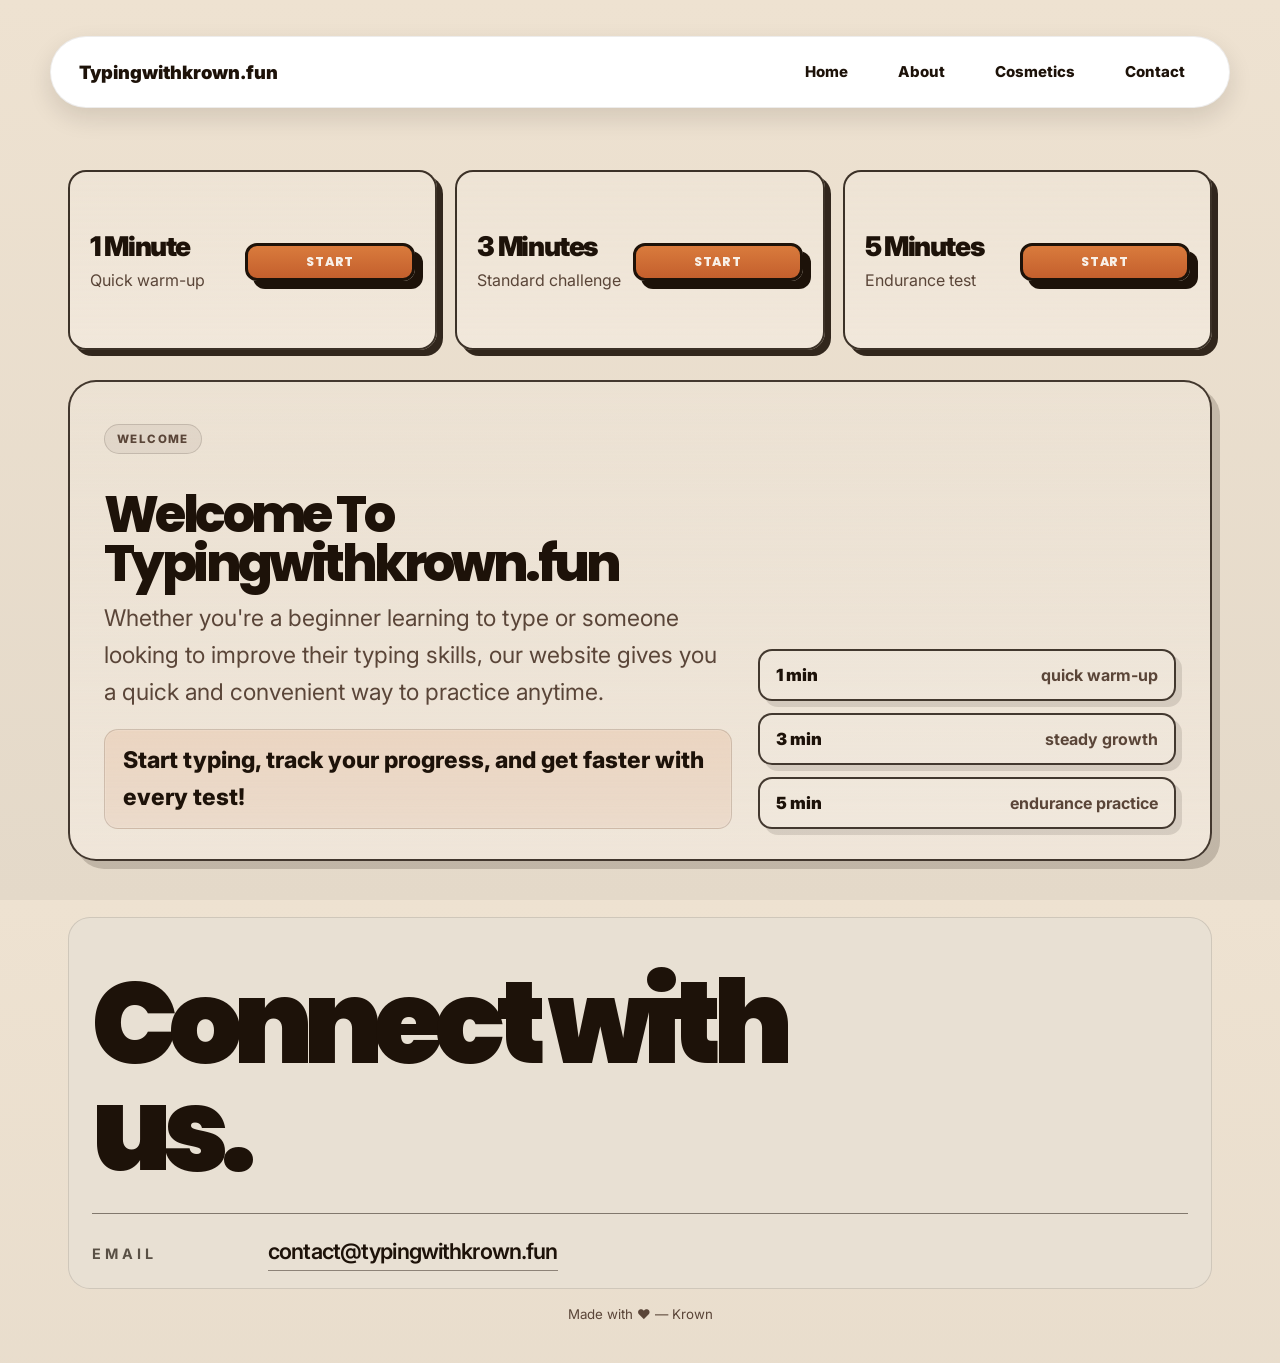
<file: index.html>
<!doctype html>
<html lang="en">
<head>
  <meta charset="utf-8" />
  <meta name="viewport" content="width=device-width,initial-scale=1" />
  <title>Typingwithkrown.fun — Typing Test</title>
  <link rel="stylesheet" href="styles.css">
  <link href="https://fonts.googleapis.com/css2?family=Poppins:wght@400;600;800&family=Inter:wght@400;600&display=swap" rel="stylesheet">
</head>
<body id="top">
  <nav class="capsule-nav" aria-label="Main navigation">
    <div class="logo">Typingwithkrown.fun</div>
    <div class="nav">
      <a href="#top">Home</a>
      <a href="#welcome">About</a>
      <a href="cosmetics.html">Cosmetics</a>
      <a href="#connect">Contact</a>
    </div>
  </nav>

  <main class="container content">
    <section class="cards-row">
      <div class="cards">
        <div class="card" data-min="1">
          <div class="card-inner">
            <div class="card-title">1 Minute</div>
            <div class="card-desc">Quick warm-up</div>
          </div>
          <div class="card-actions">
              <button class="card-start primary" data-min="1" aria-label="Start 1 minute test">START</button>
          </div>
        </div>

        <div class="card" data-min="3">
          <div class="card-inner">
            <div class="card-title">3 Minutes</div>
            <div class="card-desc">Standard challenge</div>
          </div>
          <div class="card-actions">
            <button class="card-start primary" data-min="3" aria-label="Start 3 minute test">START</button>
          </div>
        </div>

        <div class="card" data-min="5">
          <div class="card-inner">
            <div class="card-title">5 Minutes</div>
            <div class="card-desc">Endurance test</div>
          </div>
          <div class="card-actions">
            <button class="card-start primary" data-min="5" aria-label="Start 5 minute test">START</button>
          </div>
        </div>
      </div>
    </section>

    <section id="welcome" class="welcome-block" aria-labelledby="welcome-title">
      <div class="welcome-badge">Welcome</div>
      <div class="welcome-layout">
        <div class="welcome-copy">
          <h1 id="welcome-title">Welcome To Typingwithkrown.fun</h1>
          <p>
            Whether you're a beginner learning to type or someone looking to improve their typing skills,
            our website gives you a quick and convenient way to practice anytime.
          </p>
          <p class="welcome-highlight">Start typing, track your progress, and get faster with every test!</p>
        </div>

        <div class="welcome-features" aria-label="Typing features overview">
          <div class="feature-pill"><span>1 min</span> quick warm-up</div>
          <div class="feature-pill"><span>3 min</span> steady growth</div>
          <div class="feature-pill"><span>5 min</span> endurance practice</div>
        </div>
      </div>
    </section>

    <section id="connect" class="connect-section" aria-label="Connect with us">
      <h2>Connect with<br>us.</h2>
      <div class="connect-divider"></div>
      <div class="connect-row">
        <span class="connect-label">EMAIL</span>
        <a href="mailto:contact@typingwithkrown.fun">contact@typingwithkrown.fun</a>
      </div>
    </section>

    <footer>
      <small>Made with ❤️ — Krown</small>
    </footer>
  </main>  <script src="index.js"></script>
</body>
</html>
</file>
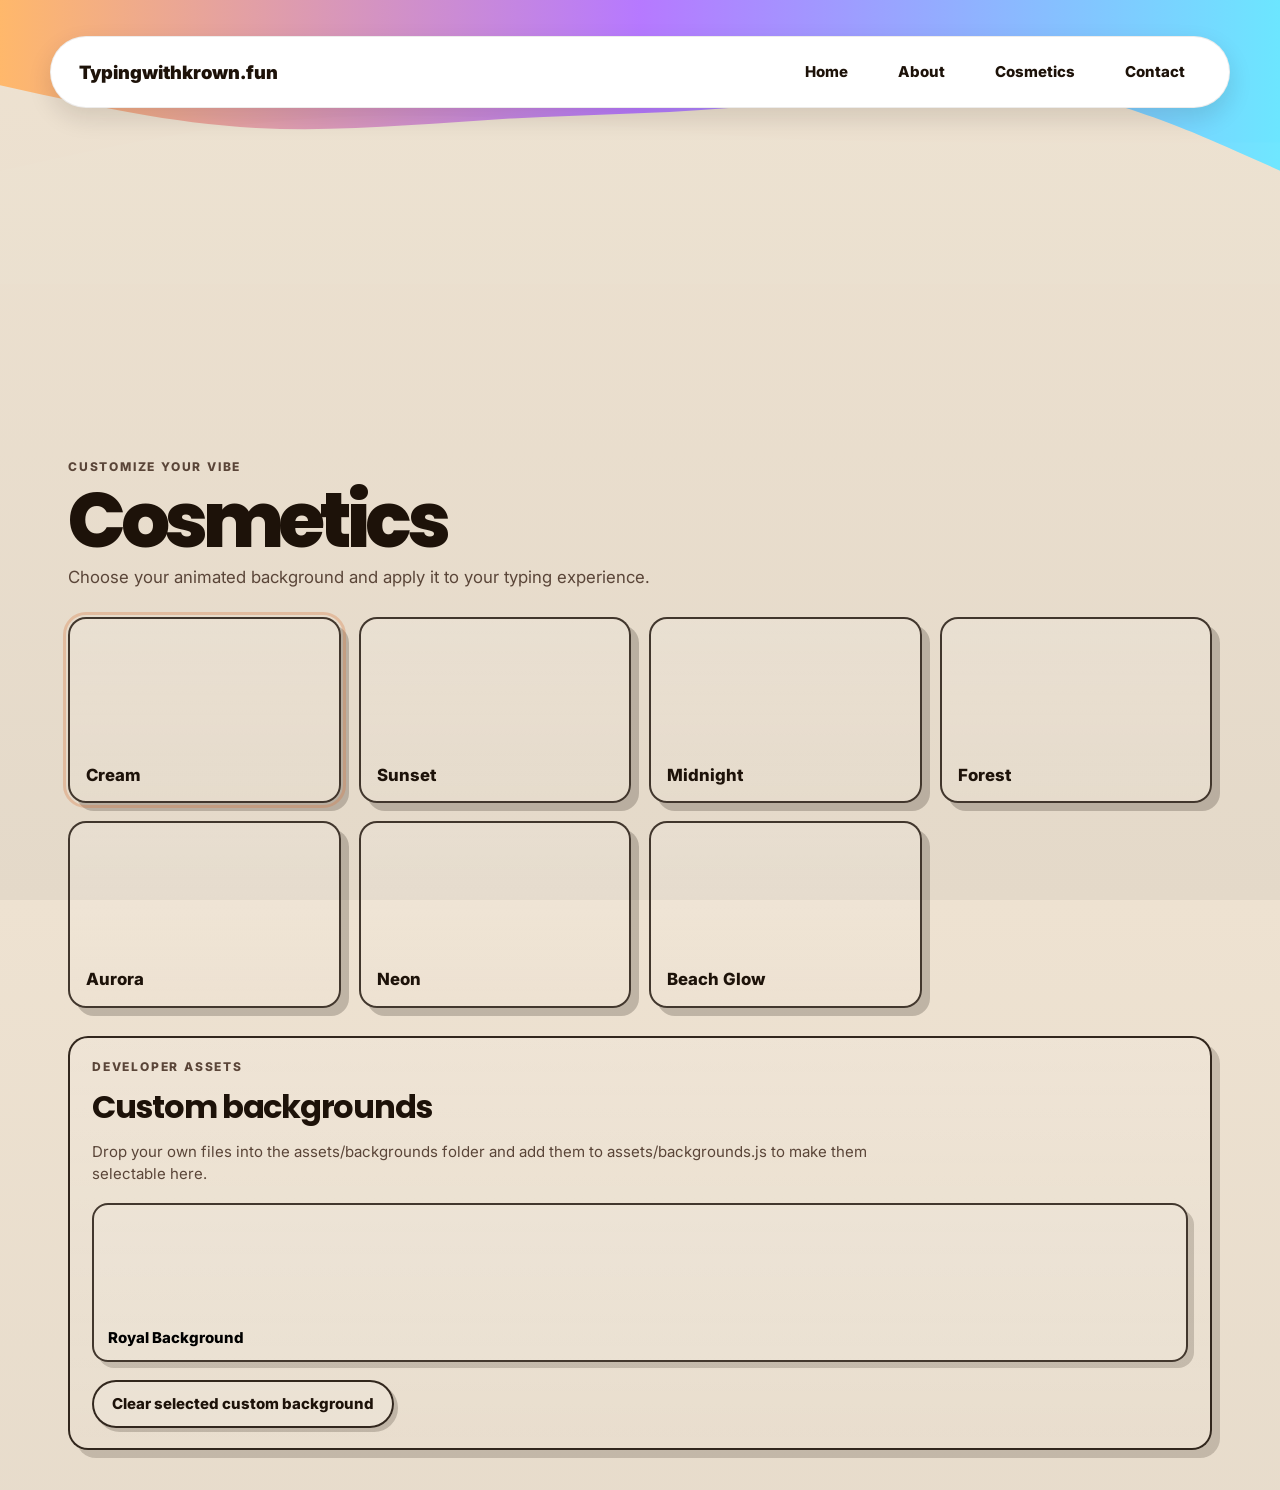
<file: cosmetics.html>
<!doctype html>
<html lang="en">
<head>
  <meta charset="utf-8" />
  <meta name="viewport" content="width=device-width, initial-scale=1" />
  <title>Cosmetics — Typingwithkrown.fun</title>
  <link rel="stylesheet" href="styles.css">
  <link href="https://fonts.googleapis.com/css2?family=Poppins:wght@400;600;800&family=Inter:wght@400;600;700;800&display=swap" rel="stylesheet">
</head>
<body>
  <div class="hero-bg" aria-hidden="true">
    <svg class="hero-svg" viewBox="0 0 1440 320" preserveAspectRatio="none" xmlns="http://www.w3.org/2000/svg">
      <defs>
        <linearGradient id="g1" x1="0" x2="1">
          <stop offset="0%" stop-color="#ffb86b"/>
          <stop offset="50%" stop-color="#b679ff"/>
          <stop offset="100%" stop-color="#6ce6ff"/>
        </linearGradient>
      </defs>
      <g class="ribbon ribbon-1">
        <path fill="url(#g1)" d="M0,96L48,106.7C96,117,192,139,288,144C384,149,480,139,576,133.3C672,128,768,128,864,117.3C960,107,1056,85,1152,96C1248,107,1344,149,1392,170.7L1440,192L1440,0L1392,0C1344,0,1248,0,1152,0C1056,0,960,0,864,0C768,0,672,0,576,0C480,0,384,0,288,0C192,0,96,0,48,0L0,0Z"></path>
      </g>
      <g class="ribbon ribbon-2">
        <path fill="rgba(255,255,255,0.02)" d="M0,192L48,181.3C96,171,192,149,288,138.7C384,128,480,128,576,133.3C672,139,768,149,864,154.7C960,160,1056,160,1152,160C1248,160,1344,160,1392,160L1440,160L1440,320L1392,320C1344,320,1248,320,1152,320C1056,320,960,320,864,320C768,320,672,320,576,320C480,320,384,320,288,320C192,320,96,320,48,320L0,320Z"></path>
      </g>
    </svg>
  </div>

  <nav class="capsule-nav" aria-label="Main navigation">
    <div class="logo">Typingwithkrown.fun</div>
    <div class="nav">
      <a href="index.html">Home</a>
      <a href="#">About</a>
      <a href="cosmetics.html">Cosmetics</a>
      <a href="index.html#connect">Contact</a>
    </div>
  </nav>

  <main class="container content cosmetics-page">
    <section class="cosmetics-header-block">
      <p class="eyebrow">Customize your vibe</p>
      <h1>Cosmetics</h1>
      <p class="lead">Choose your animated background and apply it to your typing experience.</p>
    </section>

    <section class="cosmetics-grid" aria-label="Background selections">
      <button class="cosmetic-card is-active" data-theme="cream" type="button">
        <span class="card-preview preview-cream"></span>
        <span class="card-name">Cream</span>
      </button>
      <button class="cosmetic-card" data-theme="sunset" type="button">
        <span class="card-preview preview-sunset"></span>
        <span class="card-name">Sunset</span>
      </button>
      <button class="cosmetic-card" data-theme="midnight" type="button">
        <span class="card-preview preview-midnight"></span>
        <span class="card-name">Midnight</span>
      </button>
      <button class="cosmetic-card" data-theme="forest" type="button">
        <span class="card-preview preview-forest"></span>
        <span class="card-name">Forest</span>
      </button>
      <button class="cosmetic-card" data-theme="aurora" type="button">
        <span class="card-preview preview-aurora"></span>
        <span class="card-name">Aurora</span>
      </button>
      <button class="cosmetic-card" data-theme="neon" type="button">
        <span class="card-preview preview-neon"></span>
        <span class="card-name">Neon</span>
      </button>
      <button class="cosmetic-card" data-theme="beach" type="button">
        <span class="card-preview preview-beach"></span>
        <span class="card-name">Beach Glow</span>
      </button>
    </section>

    <section class="custom-bg-panel" aria-label="Custom background assets">
      <div class="custom-bg-header">
        <p class="eyebrow">Developer assets</p>
        <h2>Custom backgrounds</h2>
      </div>
      <p class="custom-bg-note">Drop your own files into the assets/backgrounds folder and add them to assets/backgrounds.js to make them selectable here.</p>
      <div id="customAssetList" class="custom-asset-list" aria-live="polite"></div>
      <button id="clearCustomBg" class="secondary-button" type="button">Clear selected custom background</button>
    </section>
  </main>

  <script src="assets/backgrounds.js"></script>
  <script src="cosmetics.js"></script>
</body>
</html>
</file>
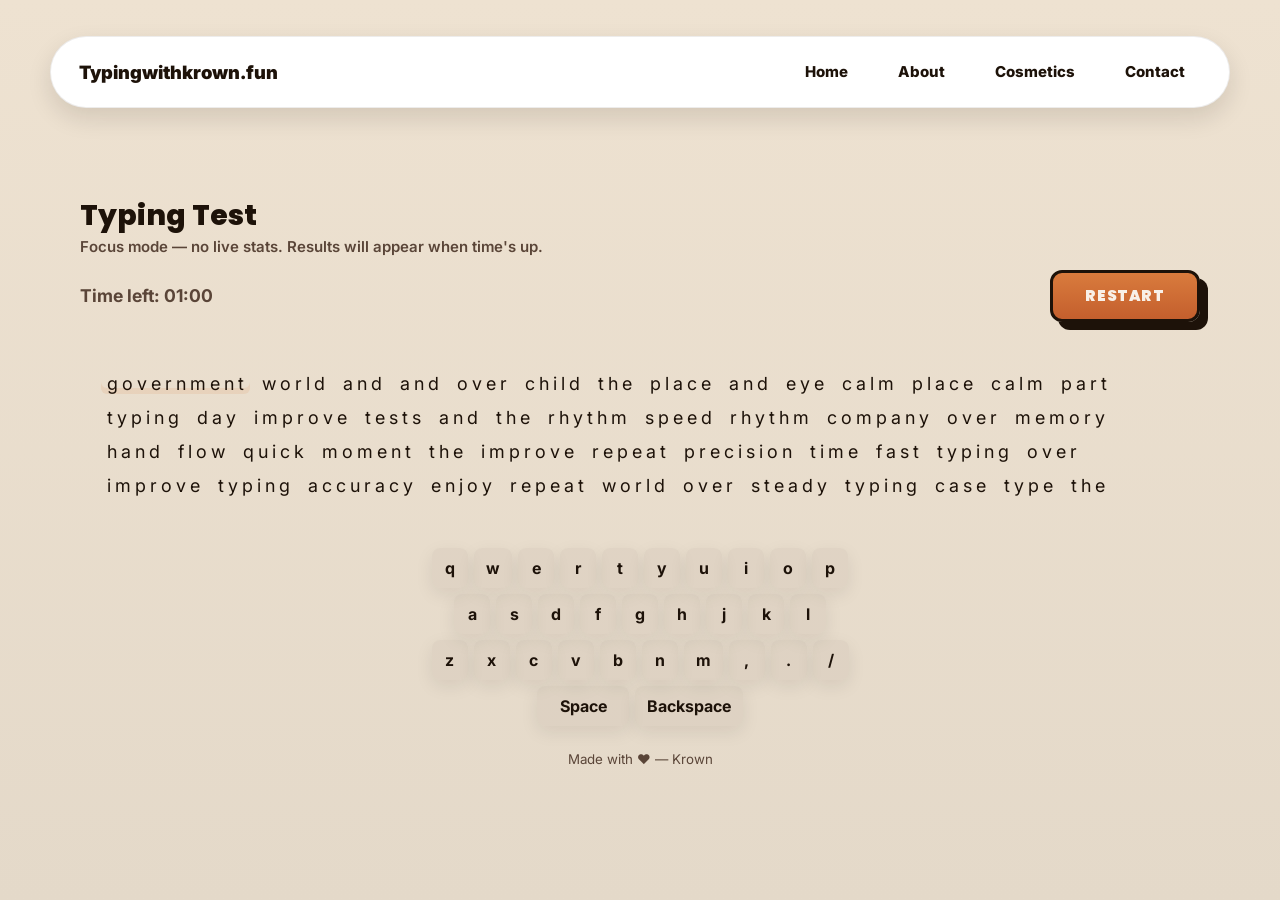
<file: test.html>
<!doctype html>
<html lang="en">
<head>
  <meta charset="utf-8" />
  <meta name="viewport" content="width=device-width,initial-scale=1" />
  <title>Typing Test — Typingwithkrown.fun</title>
  <link rel="stylesheet" href="styles.css">
  <link href="https://fonts.googleapis.com/css2?family=Poppins:wght@400;600;800&family=Inter:wght@400;600&display=swap" rel="stylesheet">
</head>
<body>
  <nav class="capsule-nav" aria-label="Main navigation">
    <div class="logo">Typingwithkrown.fun</div>
    <div class="nav">
      <a href="index.html">Home</a>
      <a href="#">About</a>
      <a href="cosmetics.html">Cosmetics</a>
      <a href="index.html#connect">Contact</a>
    </div>
  </nav>

  <main class="container content test-page">
    <header>
      <h1>Typing Test</h1>
      <p class="tag">Focus mode — no live stats. Results will appear when time's up.</p>
    </header>

    <section class="test-top">
      <div class="timer">Time left: <strong id="time" aria-live="polite">00:00</strong></div>
      <div class="controls-top">
        <button id="restartBtn" class="ghost" aria-label="Restart test">Restart</button>
      </div>
    </section>

    <section class="test-area">
      <div id="textDisplay" class="text-display" aria-live="polite" tabindex="0"></div>
      <!-- Hidden textarea for input capture (no visible box) -->
      <textarea id="input" class="visually-hidden-input" aria-label="Typing input" autocomplete="off" autocorrect="off" autocapitalize="off" spellcheck="false"></textarea>
    </section>

    <div class="keyboard-space" aria-hidden="true"></div>
    <section class="on-screen-keyboard">
      <div id="onScreenKeyboard" class="keyboard" aria-hidden="true"></div>
    </section>

    <footer>
      <small>Made with ❤️ — Krown</small>
    </footer>
  </main>

  <!-- Result popup card -->
  <div id="resultCard" class="results-card" hidden role="dialog" aria-modal="true" aria-labelledby="resultTitle">
    <div class="results-card-inner">
      <h2 id="resultTitle">Test Complete</h2>
      <p>WPM: <strong id="finalWpm">0</strong></p>
      <p>Accuracy: <strong id="finalAcc">0%</strong></p>
      <p>Characters typed: <strong id="finalChars">0</strong></p>
      <div id="resultReaction" class="result-reaction" aria-live="polite">🎉</div>
      <div id="resultStars" class="result-stars" aria-label="Result rating"></div>
      <div class="results-actions">
        <button id="retryBtn" class="primary">Try again</button>
        <a href="index.html" class="result-home">Back to Home</a>
      </div>
    </div>
  </div>

  <script src="test.js"></script>
</body>
</html>
</file>
<file: styles.css>
/* Playful & colorful site styles — refined typography & color system */
:root{
  /* Warm cream + nutmeg palette for the whole site */
  --bg-1: #eee2d1;
  --bg-2: #e4d9c9;
  --muted: #5a4538;
  --accent-a: #d5783e;
  --accent-b: #b85d2d;
  --accent-c: #8b4b2d;
  --glass: rgba(29,18,9,0.04);
  --text: #1d1209;
  --panel: #f5efe7;
  --panel-strong: #efe4d3;
  --line: rgba(29,18,9,0.2);
  --surface: rgba(255,255,255,0.16);
  --surface-strong: rgba(244,235,224,0.7);
  --bg-blob-1: rgba(212, 127, 102, 0.38);
  --bg-blob-2: rgba(130, 109, 255, 0.32);
  --bg-blob-3: rgba(98, 201, 255, 0.28);

  --container-padding: 40px;
  --radius: 12px;
  --shadow-1: 0 8px 24px rgba(29,18,9,0.12);
}
body[data-page="test"][data-theme="sunset"]{
  --bg-1: #f7d4b3;
  --bg-2: #ebb7a6;
  --muted: #5e3b2c;
  --accent-a: #f28451;
  --accent-b: #d85a46;
  --accent-c: #9e3a38;
  --text: #2a150d;
  --panel: #fff2e8;
  --panel-strong: #f7d8c6;
  --surface: rgba(255,255,255,0.18);
  --surface-strong: rgba(255,244,236,0.72);
  --bg-blob-1: rgba(255, 136, 90, 0.42);
  --bg-blob-2: rgba(220, 118, 200, 0.35);
  --bg-blob-3: rgba(87, 184, 255, 0.30);
  background: linear-gradient(180deg, #f7d4b3 0%, #ebb7a6 100%);
}
body[data-page="test"][data-theme="midnight"]{
  --bg-1: #0d1322;
  --bg-2: #1b2438;
  --muted: #c4cfe2;
  --accent-a: #7ee2d4;
  --accent-b: #7ca8ff;
  --accent-c: #8e72ff;
  --text: #edf3ff;
  --panel: rgba(17,24,39,0.7);
  --panel-strong: rgba(23,32,52,0.82);
  --surface: rgba(255,255,255,0.05);
  --surface-strong: rgba(124,168,255,0.12);
  --bg-blob-1: rgba(98, 210, 255, 0.38);
  --bg-blob-2: rgba(163, 112, 255, 0.38);
  --bg-blob-3: rgba(64, 109, 255, 0.26);
  background: linear-gradient(180deg, #0d1322 0%, #1b2438 100%);
}
body[data-page="test"][data-theme="forest"]{
  --bg-1: #dfe7d4;
  --bg-2: #bfd2b2;
  --muted: #314d35;
  --accent-a: #d6a252;
  --accent-b: #4a9a6d;
  --accent-c: #436d48;
  --text: #172a1f;
  --panel: #edf6e9;
  --panel-strong: #dfeedc;
  --surface: rgba(255,255,255,0.18);
  --surface-strong: rgba(223,238,220,0.7);
  --bg-blob-1: rgba(91, 165, 117, 0.35);
  --bg-blob-2: rgba(201, 196, 111, 0.28);
  --bg-blob-3: rgba(127, 214, 201, 0.32);
  background: linear-gradient(180deg, #dfe7d4 0%, #bfd2b2 100%);
}
body[data-page="test"][data-theme="aurora"]{
  --bg-1: #061b1d;
  --bg-2: #0e2e2b;
  --muted: #d0f4ea;
  --accent-a: #62f0d0;
  --accent-b: #7a9cff;
  --accent-c: #e495ff;
  --text: #ebfffb;
  --panel: rgba(10, 25, 29, 0.72);
  --panel-strong: rgba(13, 35, 38, 0.86);
  --surface: rgba(255,255,255,0.08);
  --surface-strong: rgba(126,244,214,0.12);
  --bg-blob-1: rgba(98, 240, 208, 0.42);
  --bg-blob-2: rgba(122, 156, 255, 0.38);
  --bg-blob-3: rgba(228, 149, 255, 0.28);
  background: linear-gradient(180deg, #041a1d 0%, #0b2f30 32%, #111f38 100%);
}
body[data-page="test"][data-theme="neon"]{
  --bg-1: #13081f;
  --bg-2: #1f1032;
  --muted: #f0d7ff;
  --accent-a: #ff5ec4;
  --accent-b: #6de0ff;
  --accent-c: #ffd86a;
  --text: #fff7ff;
  --panel: rgba(25, 13, 36, 0.7);
  --panel-strong: rgba(39, 18, 54, 0.82);
  --surface: rgba(255,255,255,0.08);
  --surface-strong: rgba(109,224,255,0.12);
  --bg-blob-1: rgba(255, 94, 196, 0.42);
  --bg-blob-2: rgba(109, 224, 255, 0.38);
  --bg-blob-3: rgba(255, 216, 106, 0.22);
  background: radial-gradient(circle at top, #2c0c4d 0%, #14081d 35%, #0d0d18 100%);
}
body[data-page="test"][data-theme="beach"]{
  --bg-1: #dff6ff;
  --bg-2: #ffe2b8;
  --muted: #2d4c6d;
  --accent-a: #ff9d5c;
  --accent-b: #3dc9bb;
  --accent-c: #4ea5ff;
  --text: #0e2d3d;
  --panel: rgba(255,255,255,0.62);
  --panel-strong: rgba(255,245,231,0.8);
  --surface: rgba(255,255,255,0.18);
  --surface-strong: rgba(61,201,187,0.14);
  --bg-blob-1: rgba(255, 157, 92, 0.38);
  --bg-blob-2: rgba(60, 201, 187, 0.32);
  --bg-blob-3: rgba(78, 165, 255, 0.26);
  background: linear-gradient(180deg, #dff6ff 0%, #f4f9ff 28%, #ffe3bf 100%);
}
*{box-sizing:border-box}
html{scroll-behavior:smooth;}
html,body{height:100%;}
body{
  margin:0;
  font-family: 'Inter', 'Poppins', system-ui, -apple-system, 'Segoe UI', Roboto, 'Helvetica Neue', Arial;
  font-weight:400;
  background: linear-gradient(180deg, var(--bg-1) 0%, var(--bg-2) 100%);
  color: var(--text);
  min-height:100vh;
  overflow-x:hidden;
  -webkit-font-smoothing:antialiased;
  -moz-osx-font-smoothing:grayscale;
}
body[data-page="test"] .capsule-nav{
  background: #ffffff;
  border: 1px solid rgba(29, 18, 9, 0.08);
  box-shadow: 0 10px 24px rgba(22, 14, 12, 0.12);
}
body[data-page="test"] .capsule-nav .nav a{
  color: #1d1209;
}
body[data-page="test"] .capsule-nav .nav a:hover{
  background: rgba(29,18,9,0.04);
  color: #1d1209;
}
body[data-page="test"] .capsule-nav .logo{
  color: #1d1209;
}
.typing-custom-video{
  position: fixed;
  inset: 0;
  width: 100%;
  height: 100%;
  object-fit: cover;
  z-index: 0;
  display: none;
  pointer-events: none;
  filter: brightness(0.8) saturate(1.15);
}
body[data-page="test"] .container,
body[data-page="test"] .results-card,
body[data-page="test"] .capsule-nav {
  position: relative;
  z-index: 2;
}
body[data-page="test"][data-theme="aurora"]{background:linear-gradient(180deg,#041a1d 0%, #0b2f30 32%, #111f38 100%);}
body[data-page="test"][data-theme="neon"]{background:radial-gradient(circle at top, #2c0c4d 0%, #14081d 35%, #0d0d18 100%);}
body[data-page="test"][data-theme="beach"]{background:linear-gradient(180deg,#dff6ff 0%, #f4f9ff 28%, #ffe3bf 100%);}
@keyframes floatBlob{
  0% { transform: translate3d(0, 0, 0) scale(1); }
  50% { transform: translate3d(18px, -18px, 0) scale(1.08); }
  100% { transform: translate3d(-10px, 24px, 0) scale(0.96); }
}
@keyframes auroraDrift{
  0% { transform: translate3d(-10px, 0, 0) scale(1); }
  50% { transform: translate3d(18px, -16px, 0) scale(1.08); }
  100% { transform: translate3d(-20px, 18px, 0) scale(1.02); }
}
@keyframes neonPulse{
  0% { transform: scale(0.96); opacity: 0.82; }
  100% { transform: scale(1.14); opacity: 1; }
}
@keyframes beachGlow{
  0% { transform: translate3d(-12px, 0, 0) scale(1); }
  50% { transform: translate3d(16px, -8px, 0) scale(1.08); }
  100% { transform: translate3d(-6px, 12px, 0) scale(0.96); }
}

/* Small typography scale */
h1{font-family:'Poppins', Inter, sans-serif; font-weight:800; font-size:28px; line-height:1.05; margin:0}
h2{font-family:'Poppins', Inter, sans-serif; font-weight:700; font-size:20px}
p,button,a,li{font-family:'Inter', system-ui, sans-serif; font-size:15px; line-height:1.45}


/* Main content container - glass feel but full-bleed visual */
.container{
  position:relative;
  z-index:2;
  width:100%;
  max-width:1200px;
  margin:170px auto 40px;
  padding:0 28px 40px;
  background: transparent;
  border-radius:16px;
  backdrop-filter: none;
  box-shadow: none;
}
 
.test-page.container{
  margin-top: 100px;
  padding: 28px 40px 40px;
  background: transparent;
  border: none;
  box-shadow: none;
}

.cosmetics-panel{
  display:flex;
  align-items:center;
  justify-content:space-between;
  gap:16px;
  margin: 6px 0 24px;
  padding: 12px 18px;
  border: 2px solid rgba(29,18,9,0.08);
  border-radius: 14px;
  background: rgba(255,255,255,0.12);
  backdrop-filter: blur(6px);
}
.cosmetics-header{
  font-weight: 800;
  letter-spacing: 0.06em;
  text-transform: uppercase;
  font-size: 0.72rem;
  color: var(--muted);
}
.theme-swatches{display:flex;gap:10px;flex-wrap:wrap}
.theme-btn{
  border: 2px solid rgba(29,18,9,0.82);
  background: linear-gradient(180deg, rgba(255,255,255,0.2), rgba(255,255,255,0.08));
  color: var(--text);
  padding: 8px 12px;
  border-radius: 999px;
  font-weight: 800;
  cursor: pointer;
  box-shadow: 4px 4px 0 rgba(29,18,9,0.45);
}
.theme-btn.is-active{background: linear-gradient(180deg, var(--accent-a), var(--accent-b)); color: #fffaf4;}
.theme-btn:hover{transform:none}

.cosmetics-page .cosmetics-header-block{margin-bottom:24px}
.cosmetics-page .eyebrow{margin:0 0 8px;font-size:0.75rem;letter-spacing:0.15em;text-transform:uppercase;color:var(--muted);font-weight:800}
.cosmetics-page h1{margin:0 0 8px;font-size:clamp(2.8rem, 6vw, 5rem);line-height:0.95;letter-spacing:-0.07em}
.cosmetics-page .lead{margin:0;color:var(--muted);font-size:1.05rem;max-width:620px}
.cosmetics-grid{display:grid;grid-template-columns:repeat(4,minmax(180px,1fr));gap:18px;margin-top:28px}
.cosmetic-card{
  appearance:none;border:2px solid rgba(29,18,9,0.82);background:linear-gradient(180deg, rgba(255,255,255,0.12), rgba(255,255,255,0.05));color:var(--text);border-radius:18px;padding:0;display:flex;flex-direction:column;cursor:pointer;overflow:hidden;box-shadow:8px 8px 0 rgba(29,18,9,0.22);text-align:left;
}
.cosmetic-card.is-active{outline:3px solid rgba(213,120,62,0.32);outline-offset:2px}
.card-preview{display:block;height:130px;border-bottom:2px solid rgba(29,18,9,0.8);position:relative;overflow:hidden}
.card-preview::before,.card-preview::after{content:"";position:absolute;border-radius:50%;filter:blur(26px);}
.preview-cream{background:linear-gradient(135deg,#eee2d1,#e4d9c9);} .preview-cream::before{width:120px;height:120px;left:16px;top:14px;background:rgba(212,127,102,0.35)} .preview-cream::after{width:150px;height:150px;right:12px;bottom:6px;background:rgba(130,109,255,0.18)}
.preview-sunset{background:linear-gradient(135deg,#f7d4b3,#ebb7a6);} .preview-sunset::before{width:130px;height:130px;left:26px;top:10px;background:rgba(242,132,81,0.35)} .preview-sunset::after{width:140px;height:140px;right:18px;bottom:4px;background:rgba(216,90,70,0.28)}
.preview-midnight{background:linear-gradient(135deg,#0d1322,#1b2438);} .preview-midnight::before{width:130px;height:130px;left:20px;top:20px;background:rgba(98,210,255,0.32)} .preview-midnight::after{width:160px;height:160px;right:16px;bottom:16px;background:rgba(142,114,255,0.32)}
.preview-forest{background:linear-gradient(135deg,#dfe7d4,#bfd2b2);} .preview-forest::before{width:120px;height:120px;left:18px;top:18px;background:rgba(91,165,117,0.28)} .preview-forest::after{width:150px;height:150px;right:18px;bottom:10px;background:rgba(201,196,111,0.24)}
.preview-aurora{background:linear-gradient(135deg,#061b1d,#0f2c2d 55%, #1b2545);} .preview-aurora::before{width:130px;height:120px;left:18px;top:10px;background:linear-gradient(120deg, rgba(98,240,208,0.68), rgba(122,156,255,0.16));border-radius:48% 52% 50% 50%} .preview-aurora::after{width:160px;height:150px;right:10px;bottom:-10px;background:linear-gradient(140deg, rgba(228,149,255,0.34), rgba(98,240,208,0.12));}
.preview-neon{background:radial-gradient(circle at 20% 20%, #ff5ec4, #13081f 45%, #120a2d);} .preview-neon::before{width:120px;height:120px;left:26px;top:12px;background:rgba(255,94,196,0.75);box-shadow:0 0 28px rgba(255,94,196,0.7)} .preview-neon::after{width:130px;height:130px;right:16px;bottom:8px;background:rgba(109,224,255,0.68);box-shadow:0 0 28px rgba(109,224,255,0.8)}
.preview-beach{background:linear-gradient(135deg,#dff6ff,#ffe2b8 60%, #ffc98b);} .preview-beach::before{width:140px;height:120px;left:22px;top:10px;background:rgba(255,157,92,0.38)} .preview-beach::after{width:150px;height:150px;right:12px;bottom:10px;background:rgba(61,201,187,0.4)}
.card-name{display:block;padding:14px 16px;font-weight:800;font-size:1.05rem}
.custom-bg-panel{
  margin-top: 28px;
  padding: 20px 22px;
  border: 2px solid rgba(29,18,9,0.9);
  border-radius: 20px;
  background: linear-gradient(180deg, rgba(255,255,255,0.12), rgba(255,255,255,0.05));
  box-shadow: 8px 8px 0 rgba(29,18,9,0.18);
}
.custom-bg-header h2{margin:0;font-size:clamp(1.3rem,2.5vw,2.1rem);letter-spacing:-0.04em}
.custom-bg-note{margin:10px 0 18px;color:var(--muted);max-width:780px}
.custom-asset-list{display:grid;grid-template-columns:repeat(auto-fit,minmax(180px,1fr));gap:14px;margin-top:14px}
.custom-asset-card{
  display:flex;flex-direction:column;overflow:hidden;border:2px solid rgba(29,18,9,0.82);border-radius:16px;padding:0;background:rgba(255,255,255,0.08);text-align:left;cursor:pointer;box-shadow:6px 6px 0 rgba(29,18,9,0.18);
}
.custom-asset-card.is-selected{outline:3px solid rgba(213,120,62,0.35);outline-offset:2px}
.custom-asset-preview{display:block;height:110px;background-size:cover;background-position:center;background-repeat:no-repeat;border-bottom:2px solid rgba(29,18,9,0.8)}
.custom-asset-name{display:block;padding:12px 14px;font-weight:800}
.custom-asset-empty{padding:18px;border:2px dashed rgba(29,18,9,0.45);border-radius:12px;background:rgba(255,255,255,0.04);color:var(--muted)}
.secondary-button{
  display:inline-flex;align-items:center;justify-content:center;border:2px solid rgba(29,18,9,0.9);border-radius:999px;padding:11px 18px;font-weight:800;cursor:pointer;
  background: rgba(255,255,255,0.12); color: var(--text); box-shadow:4px 4px 0 rgba(29,18,9,0.2); margin-top:18px;
}
@media (max-width: 900px){.cosmetics-grid{grid-template-columns:repeat(2,minmax(160px,1fr));}}
@media (max-width: 560px){.cosmetics-grid{grid-template-columns:1fr;}}

@keyframes ribbonFloat{0%{transform:translateX(-2%)}50%{transform:translateX(2%)}100%{transform:translateX(-2%)}}

/* Floating capsule navbar (wider, desktop-focused) */
.capsule-nav{
  position:fixed;
  top:36px;
  left:50%;
  transform:translateX(-50%);
  z-index:8;
  display:flex;
  align-items:center;
  justify-content:space-between;
  gap:26px;
  padding:14px 28px;
  width: min(1180px, 94%);
  border-radius:999px;
  background: #ffffff;
  box-shadow: 0 10px 24px rgba(22, 14, 12, 0.12);
  border:1px solid rgba(29,18,9,0.08);
}
.capsule-nav .logo{font-weight:900;font-size:1.15rem;color:#1d1209}
.capsule-nav .nav{display:flex;gap:18px;align-items:center}
.capsule-nav .nav a{color:#1d1209;text-decoration:none;padding:10px 16px;border-radius:999px;transition:background .12s,color .12s,font-weight .12s;font-weight:800}
.capsule-nav .nav a:hover{background:rgba(29,18,9,0.04);color:#1d1209}

header{display:flex;flex-direction:column;gap:6px}
h1{margin:0;font-size:1.8rem}
.tag{margin:0;color:var(--muted);font-weight:600}

/* Cards for 1/3/5 minute tests */
.cards-row{display:flex;align-items:flex-start;justify-content:space-between;gap:18px;margin-top:26px}
.cards{display:grid;grid-template-columns:repeat(3,minmax(0,1fr));gap:18px;flex:1;width:100%}
/* Card entrance animation (staggered) */
.cards .card{opacity:0;transform:translateY(12px);animation:cardIn .45s ease forwards;}
.cards .card:nth-child(1){animation-delay:0.06s}
.cards .card:nth-child(2){animation-delay:0.12s}
.cards .card:nth-child(3){animation-delay:0.18s}
@keyframes cardIn{to{opacity:1;transform:none}}

.card{flex:1;min-width:0;display:flex;align-items:center;justify-content:space-between;padding:22px 20px 18px;border-radius:18px;background:linear-gradient(180deg, rgba(255,255,255,0.12), rgba(244,235,224,0.7));border:2px solid rgba(29,18,9,0.85);box-shadow:6px 6px 0 rgba(29,18,9,0.9);transition:none;min-height:180px}
.card:hover{transform:none;box-shadow:6px 6px 0 rgba(29,18,9,0.9);border-color:rgba(29,18,9,0.85)}
.card.selected{border-color:rgba(29,18,9,0.95);box-shadow:6px 6px 0 rgba(29,18,9,0.9)}
.card-inner{display:flex;flex-direction:column;gap:8px;flex:1}
.card-title{font-weight:900;font-size:clamp(1.7rem, 2vw, 2.4rem);line-height:1.05;color:var(--text);letter-spacing:-0.05em}
.card-desc{color:var(--muted);font-size:1rem;line-height:1.4;max-width:180px}
.card-actions{display:flex;align-items:center;justify-content:flex-end;min-width:160px}

.connect-section{
  margin-top: 56px;
  padding: 52px 24px 18px;
  background: #e8e0d3;
  color: #1d1209;
  border-radius: 22px;
  box-shadow: inset 0 0 0 1px rgba(29,18,9,0.12);
}
.connect-section h2{
  margin: 0;
  font-family: 'Poppins', 'Arial Black', sans-serif;
  font-size: clamp(4rem, 9vw, 11rem);
  line-height: 0.94;
  letter-spacing: -0.08em;
  font-weight: 900;
  color: #1d1209;
}
.connect-divider{
  margin-top: 28px;
  border-top: 1px solid rgba(29,18,9,0.5);
}
.connect-row{
  display: flex;
  align-items: center;
  gap: 36px;
  padding-top: 22px;
  font-size: 1.05rem;
}
.connect-label{
  min-width: 140px;
  font-size: 0.9rem;
  letter-spacing: 0.28em;
  color: rgba(29,18,9,0.7);
  font-weight: 700;
}
.connect-row a{
  color: #1d1209;
  text-decoration: none;
  font-size: clamp(1.05rem, 1.7vw, 2rem);
  letter-spacing: -0.04em;
  font-weight: 600;
  border-bottom: 1px solid rgba(29,18,9,0.45);
  padding-bottom: 2px;
}

/* Primary pill on cards with animated gradient */
.card-start{
  padding: 16px 22px;
  border-radius: 12px;
  font-weight: 900;
  cursor: pointer;
  border: 3px solid #1d1209;
  background: linear-gradient(180deg, #d97b3d 0%, #c45f2d 100%);
  color: #f8f0e8;
  box-shadow: 8px 8px 0 #1d1209;
  letter-spacing: 0.06em;
  text-transform: uppercase;
  transition: none;
  font-family: 'Poppins', 'Inter', sans-serif;
  font-size: 0.78rem;
  line-height: 1;
  min-width: 170px;
}
.card-start:hover,
.card-start:active,
.card-start:focus{
  transform: none;
  box-shadow: 8px 8px 0 #1d1209;
  filter: none;
}
.card-start:focus{outline:3px solid rgba(29,18,9,0.2);outline-offset:3px}

/* right-side small controls */
.cards-controls{display:flex;align-items:flex-start;margin-left:16px}
button.ghost{background:transparent;border:1px solid rgba(255,255,255,0.06);color:var(--muted);padding:10px 12px;border-radius:10px;cursor:pointer;transition:background .12s ease,color .12s ease,transform .12s ease}
button.ghost:hover{background:rgba(255,255,255,0.02);color:var(--text);transform:translateY(-3px)}

/* polished primary button (global) */
button.primary{background:linear-gradient(180deg,#d97b3d,#c45f2d);border:3px solid #1d1209;color:#f8f0e8;padding:10px 16px;border-radius:12px;cursor:pointer;font-weight:800;box-shadow:8px 8px 0 #1d1209;transition:none;font-family:'Poppins','Inter',sans-serif}
button.primary:hover, button.primary:active, button.primary:focus{transform:none;filter:none;box-shadow:8px 8px 0 #1d1209}
button{font-family:inherit}

/* subtle nav link micro-animate */
.capsule-nav .nav a{transition:transform .12s ease,background .12s ease,color .12s ease}
.capsule-nav .nav a:hover{transform:translateY(-3px)}

.welcome-block{
  margin-top: 30px;
  padding: 42px 34px 30px;
  border: 2px solid rgba(29,18,9,0.82);
  border-radius: 28px;
  background: linear-gradient(180deg, rgba(255,255,255,0.12), rgba(244,235,224,0.7));
  box-shadow: 8px 8px 0 rgba(29,18,9,0.18);
  scroll-margin-top: 130px;
}
.welcome-layout{
  display:flex;
  align-items:flex-end;
  justify-content:space-between;
  gap:26px;
  margin-top:18px;
}
.welcome-copy{
  flex:1.5;
}
.welcome-features{
  flex:1;
  display:flex;
  flex-direction:column;
  gap:12px;
}
.feature-pill{
  display:flex;
  align-items:center;
  justify-content:space-between;
  gap:10px;
  padding: 14px 16px;
  border: 2px solid rgba(29,18,9,0.82);
  border-radius: 14px;
  background: rgba(255,255,255,0.08);
  box-shadow: 6px 6px 0 rgba(29,18,9,0.12);
  color: var(--muted);
  font-weight:700;
}
.feature-pill span{
  color:#1d1209;
  font-weight:900;
  font-size:1.05rem;
}
.welcome-badge{
  display:inline-flex;
  align-items:center;
  gap:8px;
  padding: 7px 12px;
  border-radius: 999px;
  background: rgba(29,18,9,0.05);
  border: 1px solid rgba(29,18,9,0.15);
  text-transform: uppercase;
  letter-spacing: 0.12em;
  font-size: 0.72rem;
  font-weight: 800;
  color: var(--muted);
}
.welcome-block h1{
  margin: 18px 0 12px;
  font-family: 'Poppins', 'Inter', sans-serif;
  font-size: clamp(2.4rem, 4vw, 4.6rem);
  line-height: 0.96;
  letter-spacing: -0.07em;
  color: #1d1209;
}
.welcome-block p{
  margin: 0;
  color: var(--muted);
  font-size: clamp(1.05rem, 1.8vw, 1.5rem);
  line-height: 1.6;
  max-width: 860px;
}
.welcome-highlight{
  margin-top: 18px !important;
  display: inline-block;
  padding: 12px 18px;
  border-radius: 14px;
  background: linear-gradient(180deg, rgba(217,123,61,0.14), rgba(196,95,45,0.08));
  border: 1px solid rgba(29,18,9,0.14);
  color: #1d1209 !important;
  font-weight: 800;
  box-shadow: inset 0 0 0 1px rgba(255,255,255,0.1);
}

@media (max-width: 900px){
  .welcome-layout{flex-direction:column;align-items:stretch}
  .welcome-features{width:100%}
}

.status-row{display:flex;gap:12px;margin-top:18px;align-items:center}
.status{background:rgba(255,255,255,0.02);padding:10px 14px;border-radius:12px;color:var(--muted);font-size:0.95rem;min-width:110px;text-align:center}
.status strong{display:block;color:var(--text);font-size:1.15rem;margin-top:4px}

.test-area{margin-top:18px;display:flex;flex-direction:column;gap:12px}
.text-display{position:relative;background:linear-gradient(180deg, rgba(255,255,255,0.08), rgba(255,255,255,0.04));padding:20px;border-radius:12px;min-height:160px;max-height:102px;overflow:hidden;line-height:1.9;font-size:18px;color:var(--text);border:1px solid rgba(255,255,255,0.14);box-shadow:inset 0 0 0 1px rgba(255,255,255,0.05);font-family: Inter, system-ui, -apple-system, 'Segoe UI', Roboto, 'Helvetica Neue', Arial;backdrop-filter:blur(2px)}

/* Paragraph regeneration animation */
.text-display.regen{animation:none}

/* Word-level spans */
.text-display .word{padding:0 4px;border-radius:6px}
.text-display .word.correct{background:rgba(117,164,109,0.08);color:#2b5a2f}
.text-display .word.incorrect{background:rgba(191,89,53,0.08);color:#8f3d24}
.text-display .word.active{box-shadow:0 0 0 2px rgba(213,120,62,0.12) inset}
.text-display .char{padding:0 2px;margin:0;display:inline-block;border-radius:6px;transition:background .12s ease,color .12s ease,box-shadow .12s ease}
.text-display .char.correct{color:#2a7d46;background:rgba(117,164,109,0.08);box-shadow:0 0 0 3px rgba(117,164,109,0.12) inset}
.text-display .char.incorrect{color:#b74f2d;background:rgba(191,89,53,0.05);box-shadow:0 0 0 3px rgba(191,89,53,0.12) inset}
.text-display .char.active{outline:2px dashed rgba(213,120,62,0.25);border-radius:4px;padding:0 3px}

/* Hidden input used for capturing IME/keyboard without visible textarea */
.visually-hidden-input{position:absolute !important;left:-9999px !important;top:auto !important;width:1px !important;height:1px !important;overflow:hidden !important;border:0;padding:0;margin:0;opacity:0}

/* Text display - multiline paragraph showing 3 lines at once */
.text-display{position:relative;background:transparent;padding:20px;border-radius:12px;max-height:102px;overflow:hidden;line-height:1.9;font-size:18px;color:var(--text);border:1px solid rgba(255,255,255,0.0);box-shadow:none;font-family: Inter, system-ui, -apple-system, 'Segoe UI', Roboto, 'Helvetica Neue', Arial;backdrop-filter:none}
.text-display .word{padding:0 4px;border-radius:6px;display:inline;transition:none}
.text-display .word.correct{background:rgba(117,164,109,0.08);color:#2b5a2f}
.text-display .word.incorrect{background:rgba(191,89,53,0.08);color:#8f3d24}
.text-display .word.active{box-shadow:inset 0 -6px 0 rgba(213,120,62,0.12)}
.text-display .char{display:inline;transition:none}
.text-display .char.correct{color:#2a7d46}
.text-display .char.incorrect{color:#b74f2d;text-decoration:underline}
.text-display .space{display:inline-block;width:6px}
.text-display .caret{position:absolute;display:block;width:2px;border-radius:999px;background:linear-gradient(180deg, rgba(213,120,62,0.9), rgba(120,69,47,0.9));box-shadow:0 0 14px rgba(213,120,62,0.35);pointer-events:none;z-index:3;transition:none}
.results{margin-top:16px;background:rgba(255,255,255,0.02);padding:16px;border-radius:12px}
footer{margin-top:14px;text-align:center;color:var(--muted)}

/* Test top / controls */
.test-top{display:flex;align-items:center;justify-content:space-between;gap:12px;margin-top:6px;min-height:64px}
.test-top .timer{color:var(--muted);font-weight:700;font-size:1.1rem}
.controls-top{display:flex;gap:10px;align-items:center}

#restartBtn{
  background: linear-gradient(180deg, #d97b3d, #c45f2d);
  border: 3px solid #1d1209;
  color: #f8f0e8;
  box-shadow: 8px 8px 0 #1d1209;
  border-radius: 12px;
  padding: 12px 24px;
  font-weight: 900;
  letter-spacing: 0.04em;
  text-transform: uppercase;
  font-family: 'Poppins', 'Inter', sans-serif;
  cursor: pointer;
  min-width: 150px;
}
#restartBtn:hover, #restartBtn:active, #restartBtn:focus{transform:none;box-shadow:8px 8px 0 #1d1209;filter:none}

/* Ghost button (reused) */
button.ghost{background:transparent;border:1px solid rgba(255,255,255,0.06);color:var(--muted);padding:8px 12px;border-radius:10px;cursor:pointer}
button.ghost:hover{background:rgba(255,255,255,0.02);color:var(--text)}

/* Result popup card (test page) */
.results-card{position:fixed;inset:0;display:none;align-items:center;justify-content:center;z-index:60}
.results-card:not([hidden]){display:flex}
.results-card-inner{width:420px;max-width:92%;background:linear-gradient(180deg, rgba(245,239,231,0.97), rgba(239,228,211,0.96));padding:22px 20px;border-radius:16px;backdrop-filter:blur(8px);box-shadow:0 18px 60px rgba(29,18,9,0.18);border:2px solid rgba(29,18,9,0.08);text-align:center;color:var(--text)}
.results-card h2{margin-top:0;margin-bottom:16px;font-size:2rem;letter-spacing:-0.04em}
.results-card p{margin:8px 0;font-size:1.05rem}
.results-actions{display:flex;gap:12px;justify-content:center;margin-top:16px}
.results-card .primary{padding:12px 18px;border-radius:12px;border:3px solid #1d1209;box-shadow:8px 8px 0 #1d1209;background:linear-gradient(180deg,#d97b3d,#c45f2d);color:#f8f0e8;font-weight:900;letter-spacing:0.04em;text-transform:uppercase}
.result-home{display:inline-flex;align-items:center;justify-content:center;padding:12px 18px;border-radius:12px;border:3px solid #1d1209;background:rgba(29,18,9,0.04);color:var(--text);font-weight:800;text-decoration:none;box-shadow:6px 6px 0 rgba(29,18,9,0.36)}
.result-home:hover,.result-home:focus{box-shadow:6px 6px 0 rgba(29,18,9,0.36)}
.result-reaction{display:flex;align-items:center;justify-content:center;gap:10px;margin-top:14px;padding:10px 12px;border-radius:12px;background:rgba(29,18,9,0.04);border:1px solid rgba(29,18,9,0.08);font-weight:700}
.reaction-emoji{font-size:1.5rem;line-height:1}
.reaction-text{font-size:0.96rem}
.result-stars{display:flex;justify-content:center;gap:8px;margin-top:12px;font-size:2rem;letter-spacing:0.08em;color:#d9a15d}
.star-item{display:inline-block;transform:translateY(-1px)}
.star-item:nth-child(n+1){color:#d9a15d}
.star-item:nth-child(n+2){color:#d9a15d}
.star-item:nth-child(n+3){color:#d9a15d}

/* Responsive tweaks */
@media (max-width:900px){
  .container{margin:48px 16px;padding:28px}
}
@media (max-width:640px){
  .status-row{flex-direction:column;align-items:flex-start}
  .controls{flex-direction:column;gap:10px}
  .logo{font-size:1.05rem}
  .capsule-nav{padding:10px 14px;gap:10px;width:calc(100% - 40px)}
}

/* On-screen keyboard */
.keyboard-space{height:28px}
.keyboard{display:flex;flex-direction:column;gap:6px;align-items:center;margin-top:0;padding-top:14px;padding-bottom:8px}
.keyboard-row{display:flex;gap:6px}
.key{background:rgba(29,18,9,0.04);padding:10px 12px;border-radius:8px;min-width:36px;text-align:center;color:var(--text);font-weight:700;box-shadow:0 6px 18px rgba(29,18,9,0.08);transition:none}
.key.pressed{background:linear-gradient(90deg,var(--accent-a),var(--accent-b));color:#fffaf4;transform:none;box-shadow:0 12px 36px rgba(29,18,9,0.18)}
.key.wide{min-width:92px}

/* Focus-visible for accessibility */
:focus{outline:none}
:focus-visible{outline:3px solid rgba(108,230,255,0.18);outline-offset:3px;border-radius:6px}

/* Respect reduced motion preference */
@media (prefers-reduced-motion: reduce){
  .hero-bg .ribbon-1,.hero-bg .ribbon-2,.cards .card{animation: none !important;}
  .card:hover, .card-start:hover, .card-start:active, button.primary:hover {transform:none !important;}
  .key.pressed{transform:none}
}
</file>
